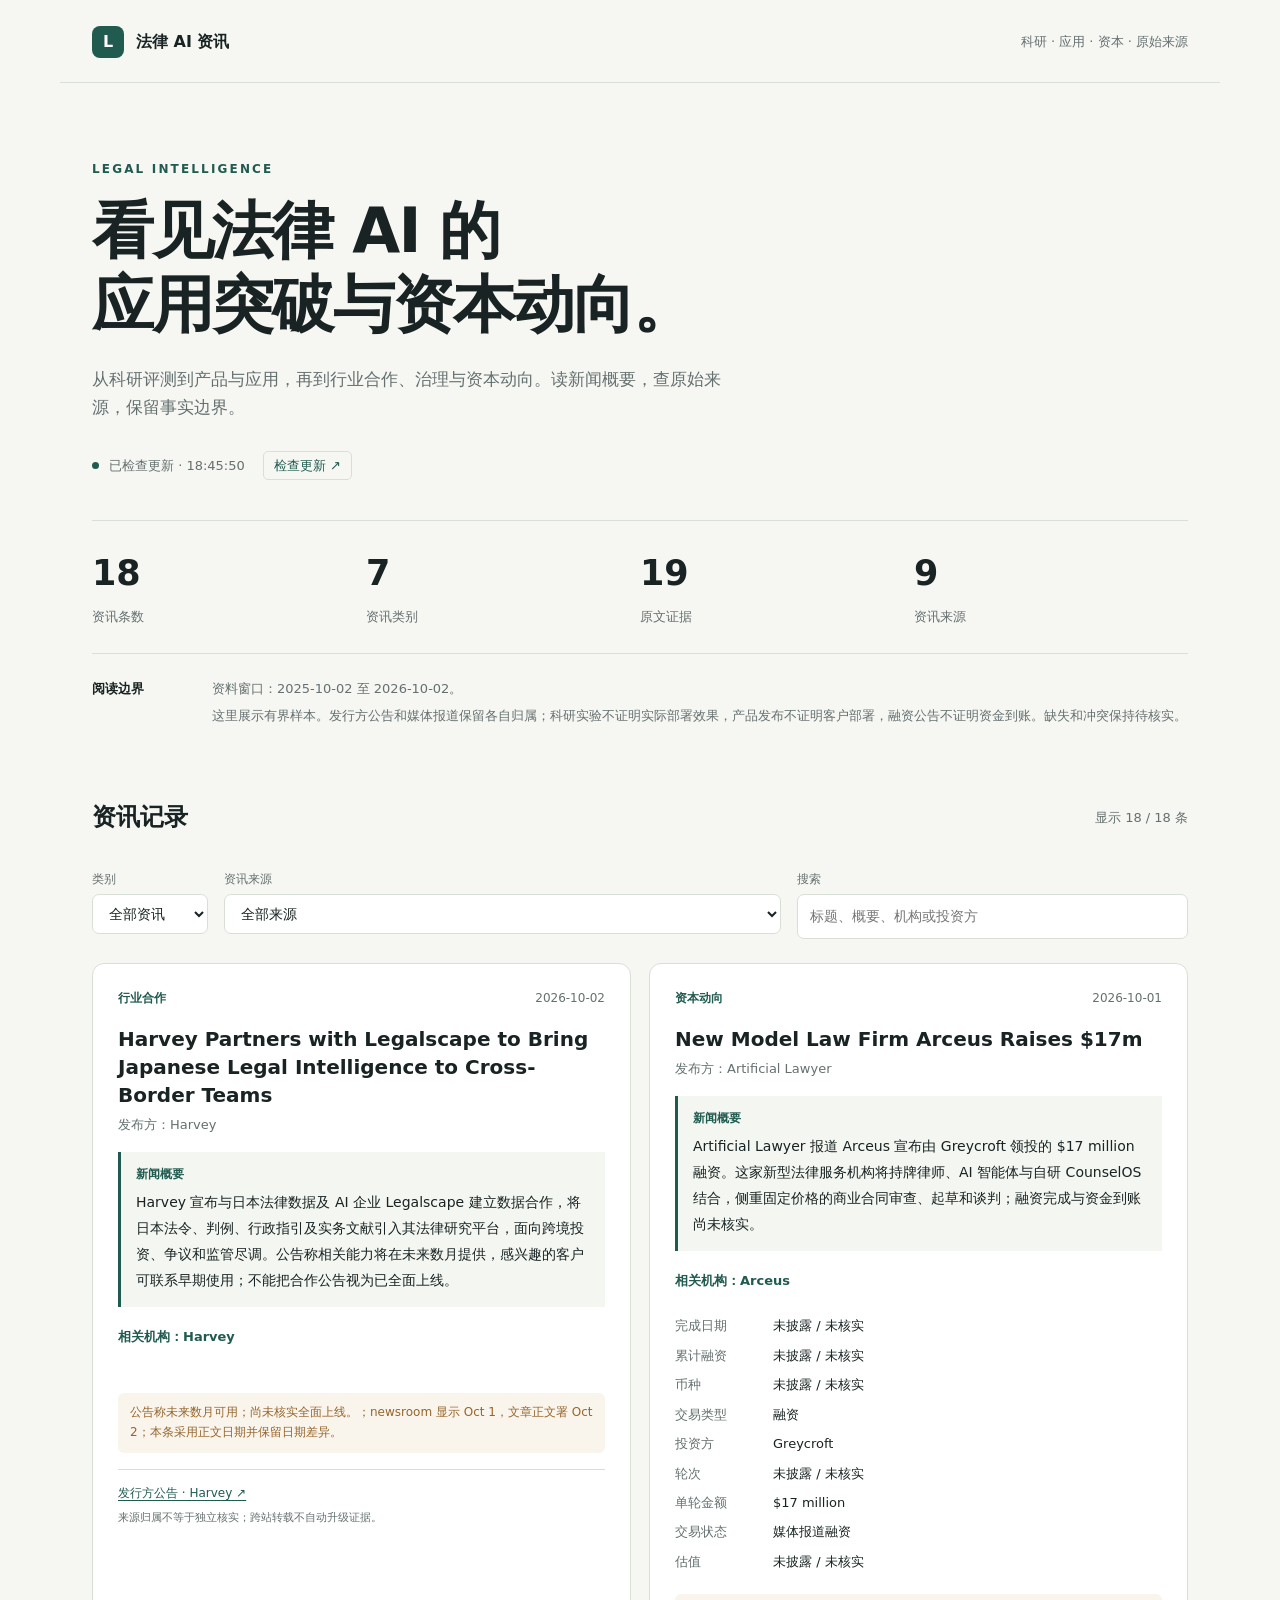
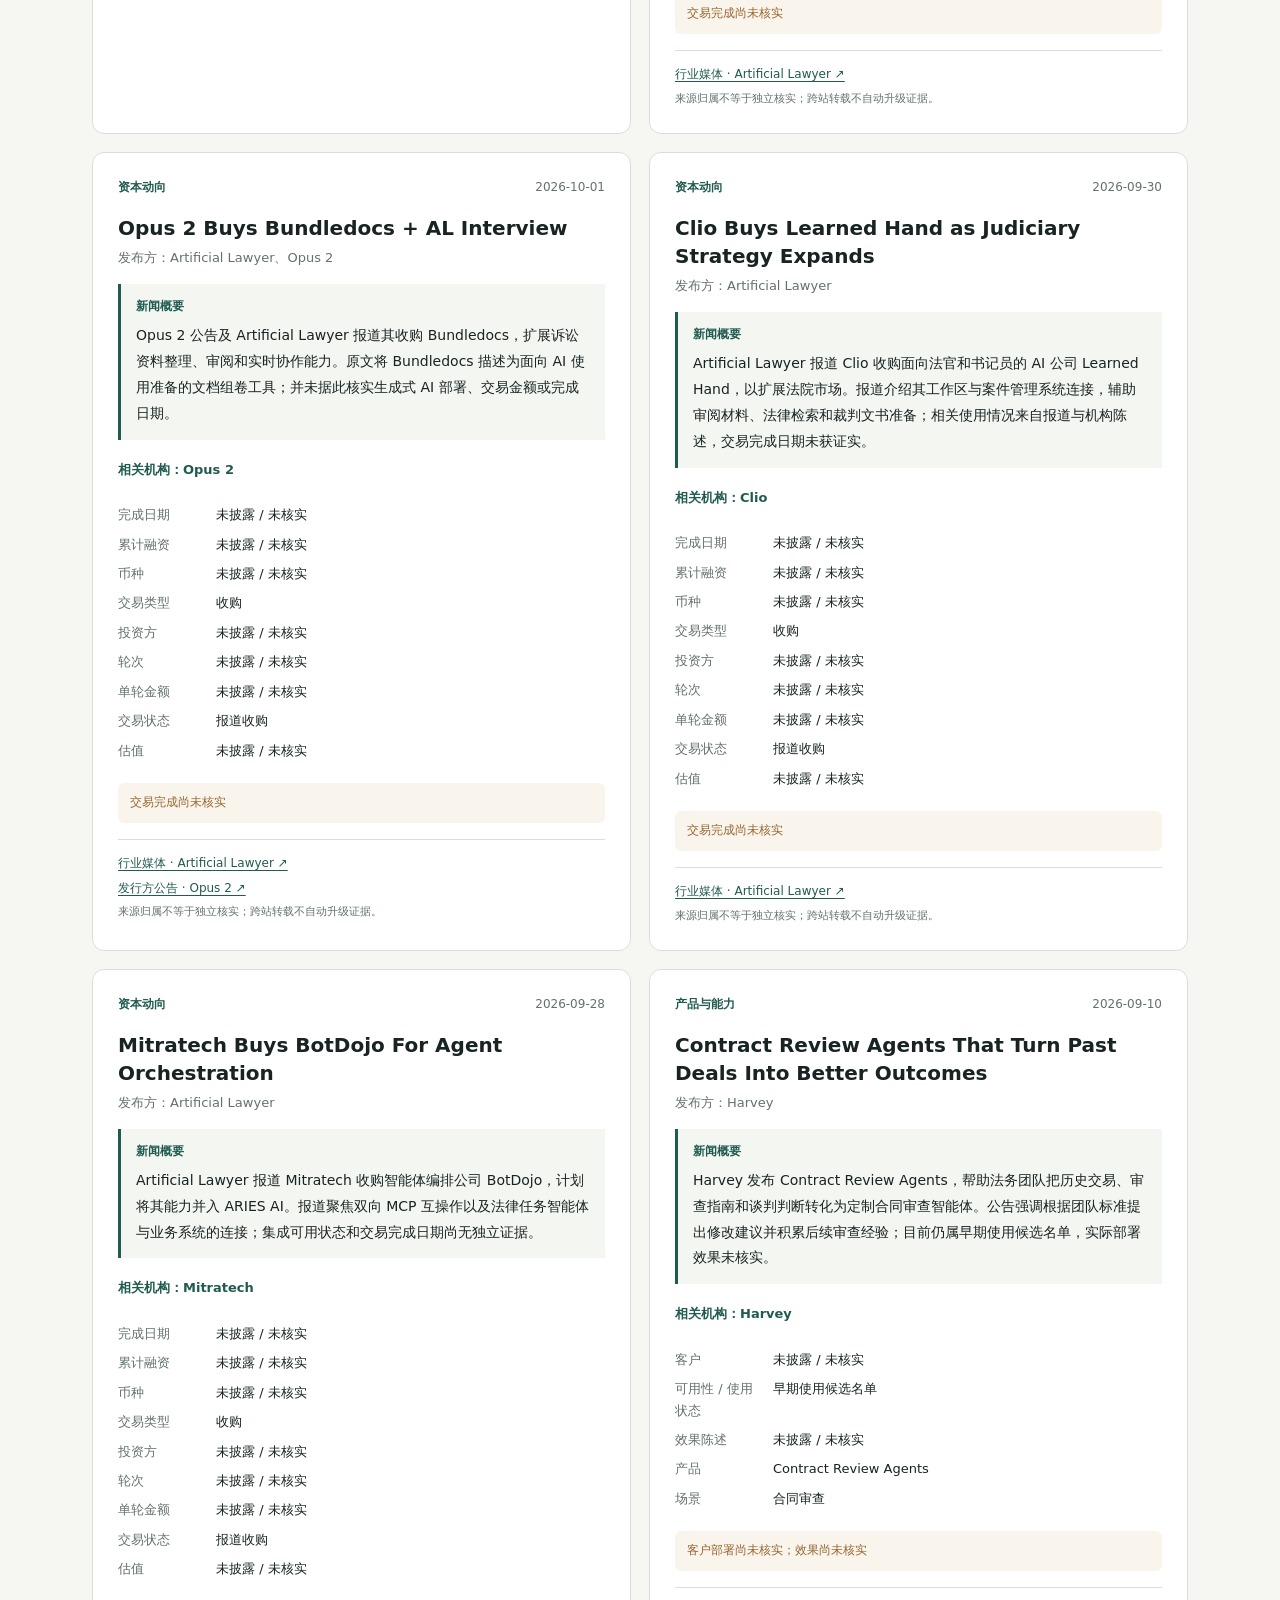
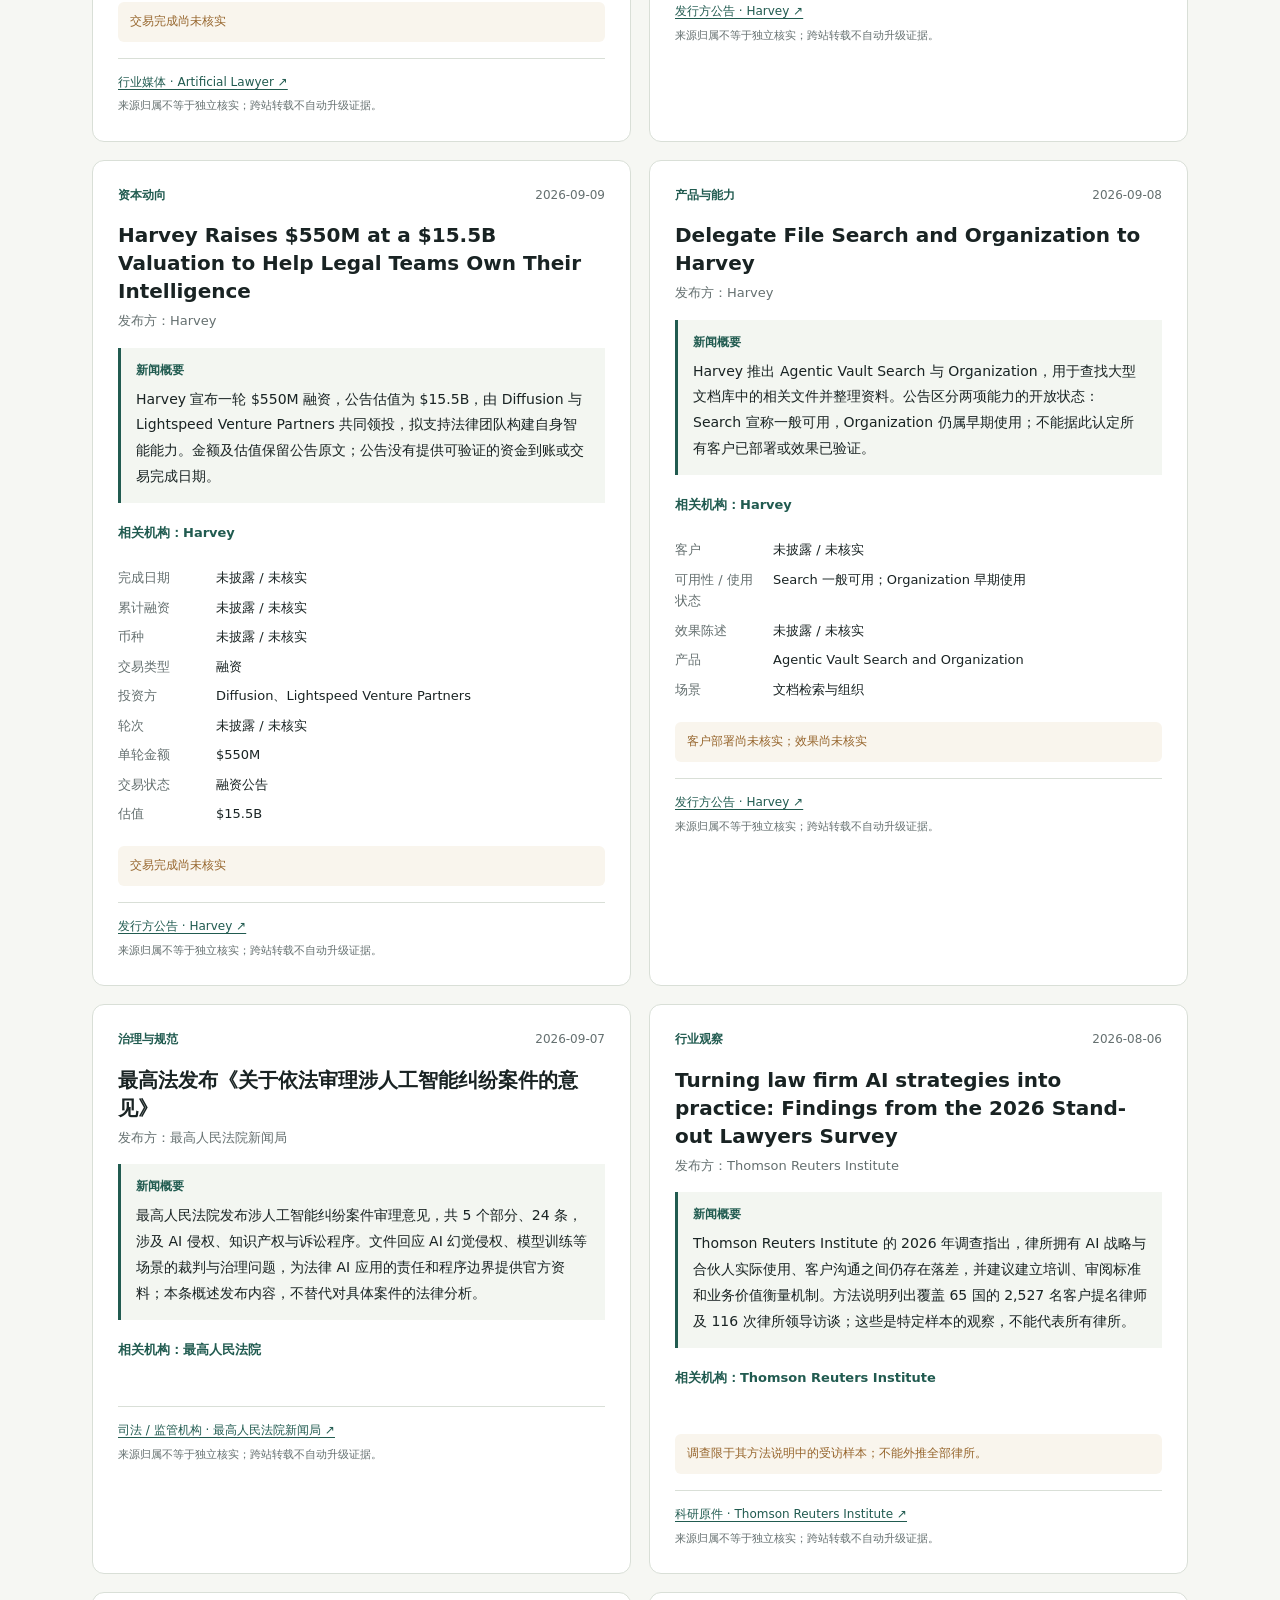
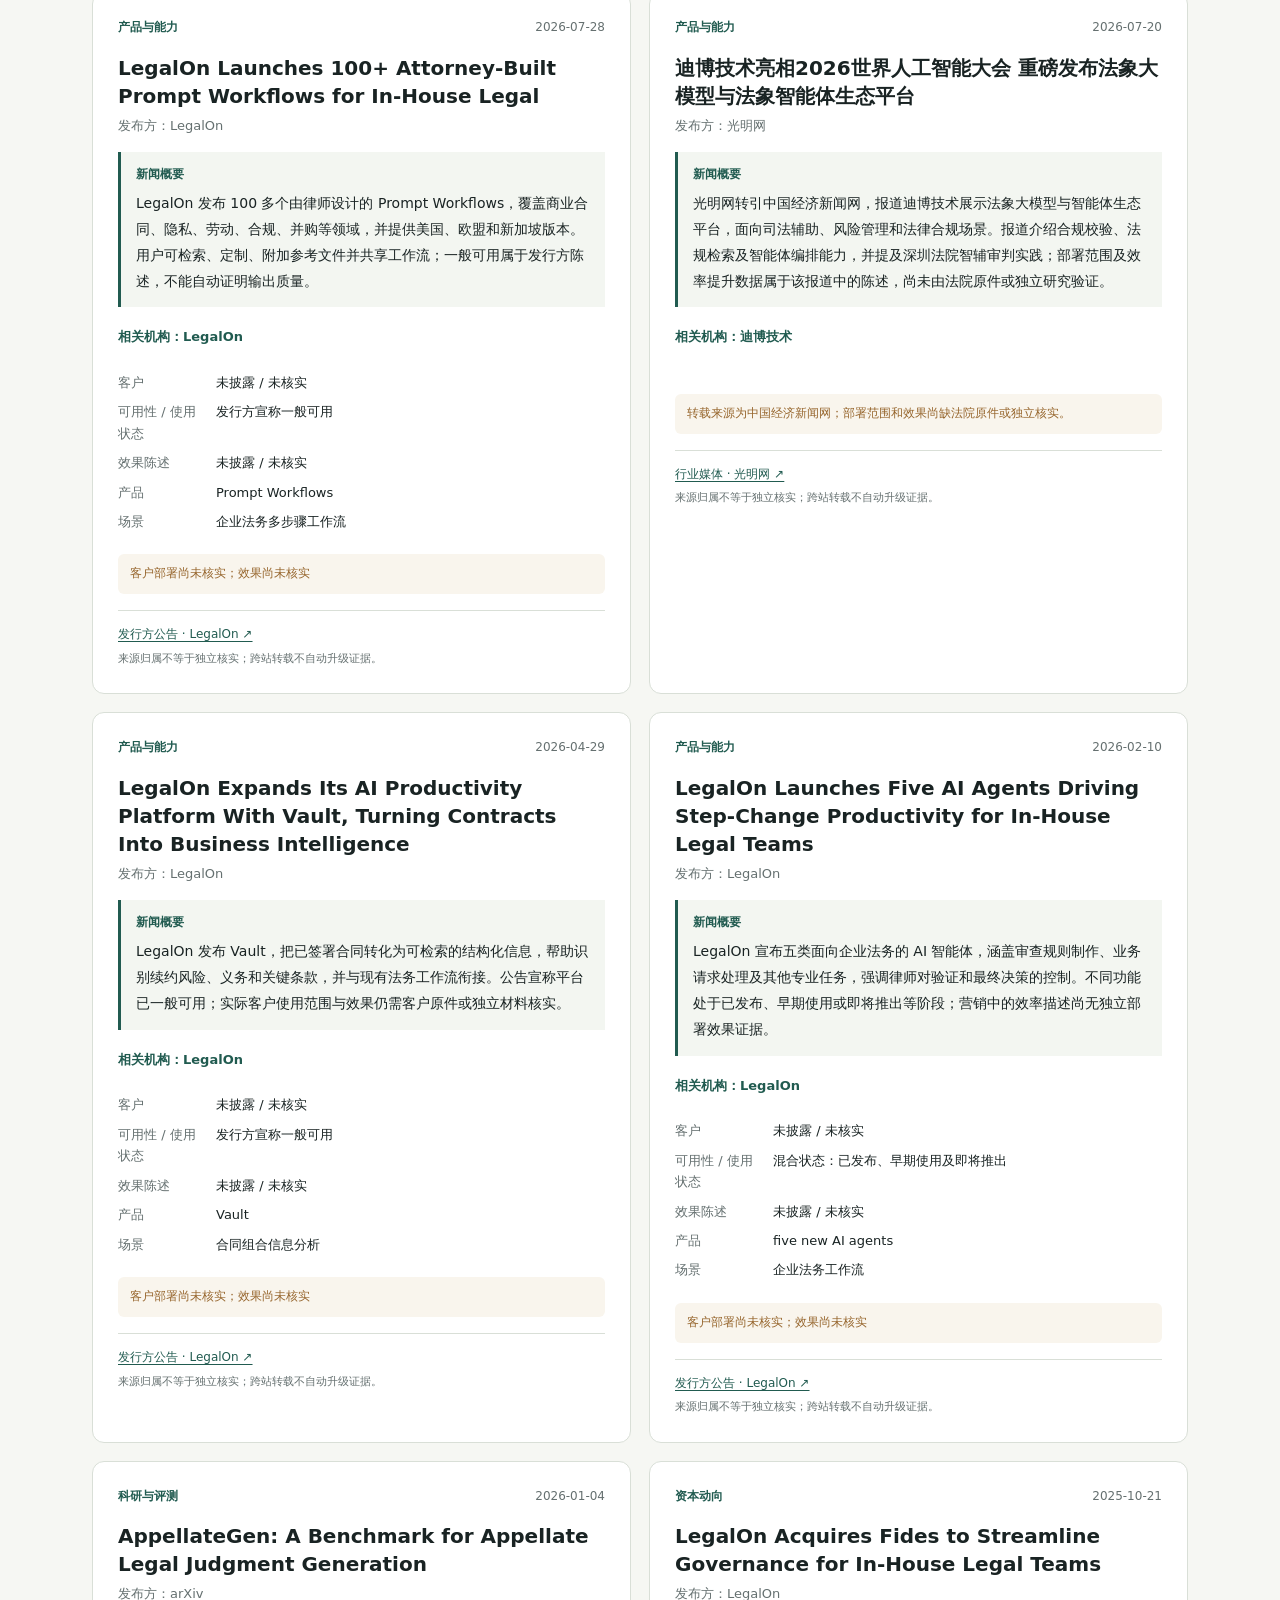
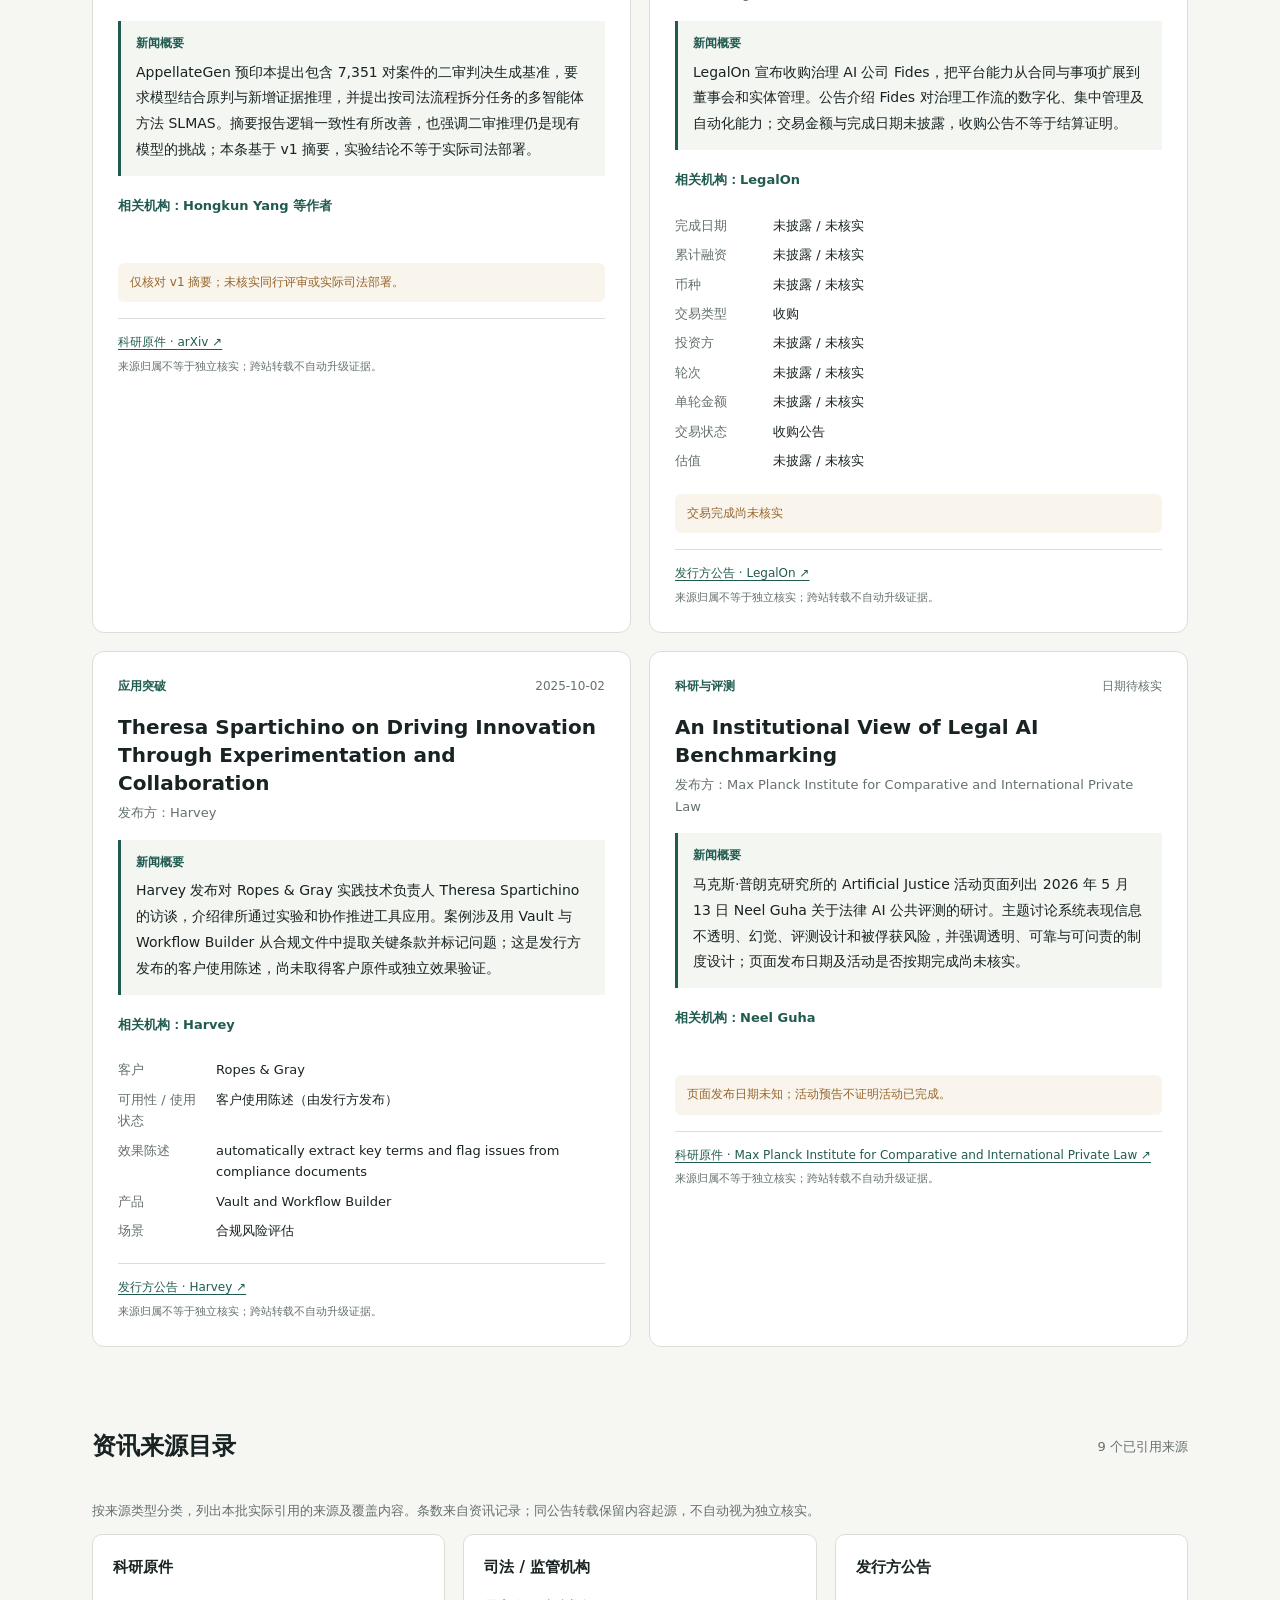
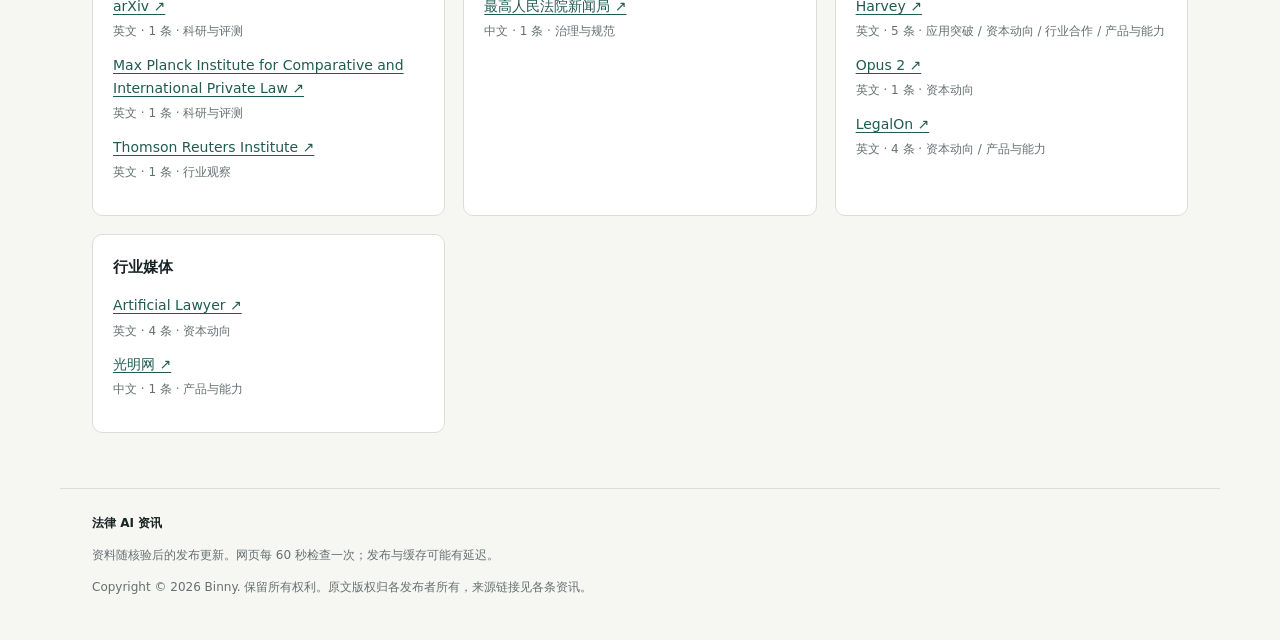
<file: index.html>
<!doctype html>
<html lang="zh-CN">
<head>
  <meta charset="utf-8">
  <meta name="viewport" content="width=device-width, initial-scale=1">
  <meta name="description" content="法律 AI 科研、产品、应用突破与资本动向，包含中文新闻概要、分类与原始来源。">
  <title>法律 AI 资讯 · 应用突破与资本动向</title>
  <link rel="stylesheet" href="assets/site-d9bcf399acf41cc7303c3ead05bb0e203f17427ac2dbab9393e67fc531430e2e.css">
  <script src="assets/site-ac586c350868b93114d0073cae6ca1248f5fe4778157ddf8d8e713c33545ad59.js" defer></script>
</head>
<body>
  <header class="masthead"><a class="brand" href="./"><span class="brand-mark">L</span>法律 AI 资讯</a><span class="edition">科研 · 应用 · 资本 · 原始来源</span></header>
  <main>
    <section class="hero"><p class="eyebrow">LEGAL INTELLIGENCE</p><h1>看见法律 AI 的<br>应用突破与资本动向。</h1><p class="intro">从科研评测到产品与应用，再到行业合作、治理与资本动向。读新闻概要，查原始来源，保留事实边界。</p><div class="update-line"><span class="dot"></span><span id="update-status" role="status">正在读取最新资料…</span><button id="refresh" type="button">检查更新 ↗</button></div></section>
    <section class="metrics" aria-label="资料概况"><div><strong id="application-count">—</strong><span>资讯条数</span></div><div><strong id="transaction-count">—</strong><span>资讯类别</span></div><div><strong id="document-count">—</strong><span>原文证据</span></div><div><strong id="company-count">—</strong><span>资讯来源</span></div></section>
    <section class="scope"><strong>阅读边界</strong><p id="window">正在核对资料窗口。</p><p>这里展示有界样本。发行方公告和媒体报道保留各自归属；科研实验不证明实际部署效果，产品发布不证明客户部署，融资公告不证明资金到账。缺失和冲突保持待核实。</p></section>
    <section class="feed" aria-labelledby="feed-title"><div class="feed-heading"><h2 id="feed-title">资讯记录</h2><span id="result-count"></span></div><div class="filters"><label>类别<select id="kind"><option value="all">全部资讯</option><option value="research">科研与评测</option><option value="product">产品与能力</option><option value="application">应用突破</option><option value="capital">资本动向</option><option value="partnership">行业合作</option><option value="governance">治理与规范</option><option value="industry">行业观察</option></select></label><label>资讯来源<select id="source"><option value="all">全部来源</option></select></label><label class="search">搜索<input id="search" type="search" placeholder="标题、概要、机构或投资方" autocomplete="off"></label></div><div id="records" class="records" aria-live="polite"></div><p id="empty" hidden>没有匹配的资讯，请调整筛选条件。</p></section>
    <section class="sources" aria-labelledby="sources-title"><div class="feed-heading"><h2 id="sources-title">资讯来源目录</h2><span id="source-count"></span></div><p class="source-intro">按来源类型分类，列出本批实际引用的来源及覆盖内容。条数来自资讯记录；同公告转载保留内容起源，不自动视为独立核实。</p><div id="source-directory" class="source-directory"></div></section>
  </main>
  <footer><strong>法律 AI 资讯</strong><p>资料随核验后的发布更新。网页每 60 秒检查一次；发布与缓存可能有延迟。</p><p>Copyright © 2026 Binny. 保留所有权利。原文版权归各发布者所有，来源链接见各条资讯。</p></footer>
</body>
</html>
</file>
<file: assets/site-d9bcf399acf41cc7303c3ead05bb0e203f17427ac2dbab9393e67fc531430e2e.css>
:root{color-scheme:light;--ink:#192323;--muted:#657070;--accent:#215b50;--paper:#f6f7f3;--line:#d9dfd7;--amber:#96652c}*{box-sizing:border-box}body{margin:0;background:var(--paper);color:var(--ink);font-family:system-ui,-apple-system,"PingFang SC","Microsoft YaHei",sans-serif;line-height:1.65}a{color:var(--accent);text-underline-offset:3px}button,input,select{font:inherit}button{cursor:pointer}main,.masthead,footer{max-width:1160px;margin:auto;padding-left:32px;padding-right:32px}.masthead{display:flex;align-items:center;justify-content:space-between;padding-top:26px;padding-bottom:24px;border-bottom:1px solid var(--line)}.brand{display:flex;gap:12px;align-items:center;text-decoration:none;color:var(--ink);font-weight:700}.brand-mark{width:32px;height:32px;background:var(--accent);color:white;display:grid;place-items:center;border-radius:8px}.edition{color:var(--muted);font-size:13px}.hero{padding:65px 0 40px}.eyebrow{color:var(--accent);letter-spacing:.18em;font-size:12px;font-weight:650}h1{font-size:clamp(36px,5vw,62px);line-height:1.2;letter-spacing:-.03em;margin:14px 0 22px;font-weight:650}.intro{color:var(--muted);max-width:660px;font-size:17px}.update-line{display:flex;align-items:center;flex-wrap:wrap;gap:10px;color:var(--muted);font-size:13px;margin-top:30px}.dot{width:7px;height:7px;background:var(--accent);border-radius:50%}.update-line button{margin-left:8px;padding:3px 10px;border:1px solid var(--line);border-radius:5px;background:transparent;color:var(--accent)}.metrics{display:grid;grid-template-columns:repeat(4,1fr);border-top:1px solid var(--line);border-bottom:1px solid var(--line)}.metrics div{padding:24px 0}.metrics strong{display:block;font-size:35px;font-weight:550;font-variant-numeric:tabular-nums}.metrics span{color:var(--muted);font-size:13px}.scope{display:grid;grid-template-columns:100px 1fr;gap:5px 20px;padding:24px 0;color:var(--muted);font-size:13px}.scope strong{grid-row:span 2;color:var(--ink)}.scope p{margin:0}.feed{padding-top:28px;padding-bottom:60px}.feed-heading{display:flex;justify-content:space-between;align-items:center}.feed-heading h2{font-size:24px;font-weight:600}.feed-heading span{color:var(--muted);font-size:13px}.filters{display:flex;gap:16px;padding:12px 0 24px}.filters label{display:flex;flex-direction:column;gap:5px;font-size:12px;color:var(--muted)}.filters input,.filters select{border:1px solid var(--line);background:white;padding:10px 12px;color:var(--ink);border-radius:7px;font-size:14px}.search{flex:1}.records{display:grid;grid-template-columns:1fr 1fr;gap:18px}.card{min-width:0;border:1px solid var(--line);border-radius:12px;background:#fff;padding:25px}.card-top{display:flex;justify-content:space-between;gap:10px;font-size:12px;color:var(--muted)}.badge{color:var(--accent);font-weight:650}.card h3{font-size:20px;margin:16px 0 5px;overflow-wrap:anywhere;line-height:1.4}.card .company{color:var(--accent);font-weight:650;font-size:13px}.facts{display:grid;grid-template-columns:86px 1fr;gap:8px 12px;margin:22px 0;font-size:13px}.facts dt{color:var(--muted)}.facts dd{margin:0;overflow-wrap:anywhere}.pending{font-size:12px;color:var(--amber);background:#f9f5ed;padding:10px 12px;border-radius:6px;margin:16px 0}.source-list{border-top:1px solid var(--line);padding-top:14px;display:flex;flex-direction:column;gap:5px;font-size:12px}.source-list a{overflow-wrap:anywhere}.source-note{color:var(--muted);font-size:11px}footer{border-top:1px solid var(--line);padding-top:25px;padding-bottom:30px;color:var(--muted);font-size:12px}footer strong{color:var(--ink)}input:focus,select:focus,button:focus{outline:2px solid #83b5a2;outline-offset:2px}@media(max-width:720px){main,.masthead,footer{padding-left:20px;padding-right:20px}.edition{display:none}.hero{padding-top:40px}.records{grid-template-columns:1fr}.scope{grid-template-columns:1fr}.scope strong{grid-row:auto}.metrics strong{font-size:27px}.metrics span{font-size:11px}.filters{flex-direction:column}.card{padding:20px}}

.publisher{font-size:13px;color:var(--muted);margin:5px 0 16px}.news-summary{background:#f3f6f1;border-left:3px solid var(--accent);padding:13px 15px;margin:16px 0}.news-summary h4{font-size:12px;color:var(--accent);margin:0 0 6px}.news-summary p{font-size:14px;margin:0;line-height:1.85}.sources{padding-bottom:55px}.source-intro{font-size:13px;color:var(--muted);max-width:800px}.source-directory{display:grid;grid-template-columns:repeat(3,1fr);gap:18px}.source-group{border:1px solid var(--line);border-radius:10px;padding:20px;background:white}.source-group h3{font-size:15px;margin:0 0 15px}.source-entry{display:flex;flex-direction:column;gap:4px;margin:12px 0;font-size:14px}.source-entry span{font-size:12px;color:var(--muted)}@media(max-width:900px){.source-directory{grid-template-columns:repeat(2,1fr)}}@media(max-width:720px){.source-directory{grid-template-columns:1fr}}
</file>
